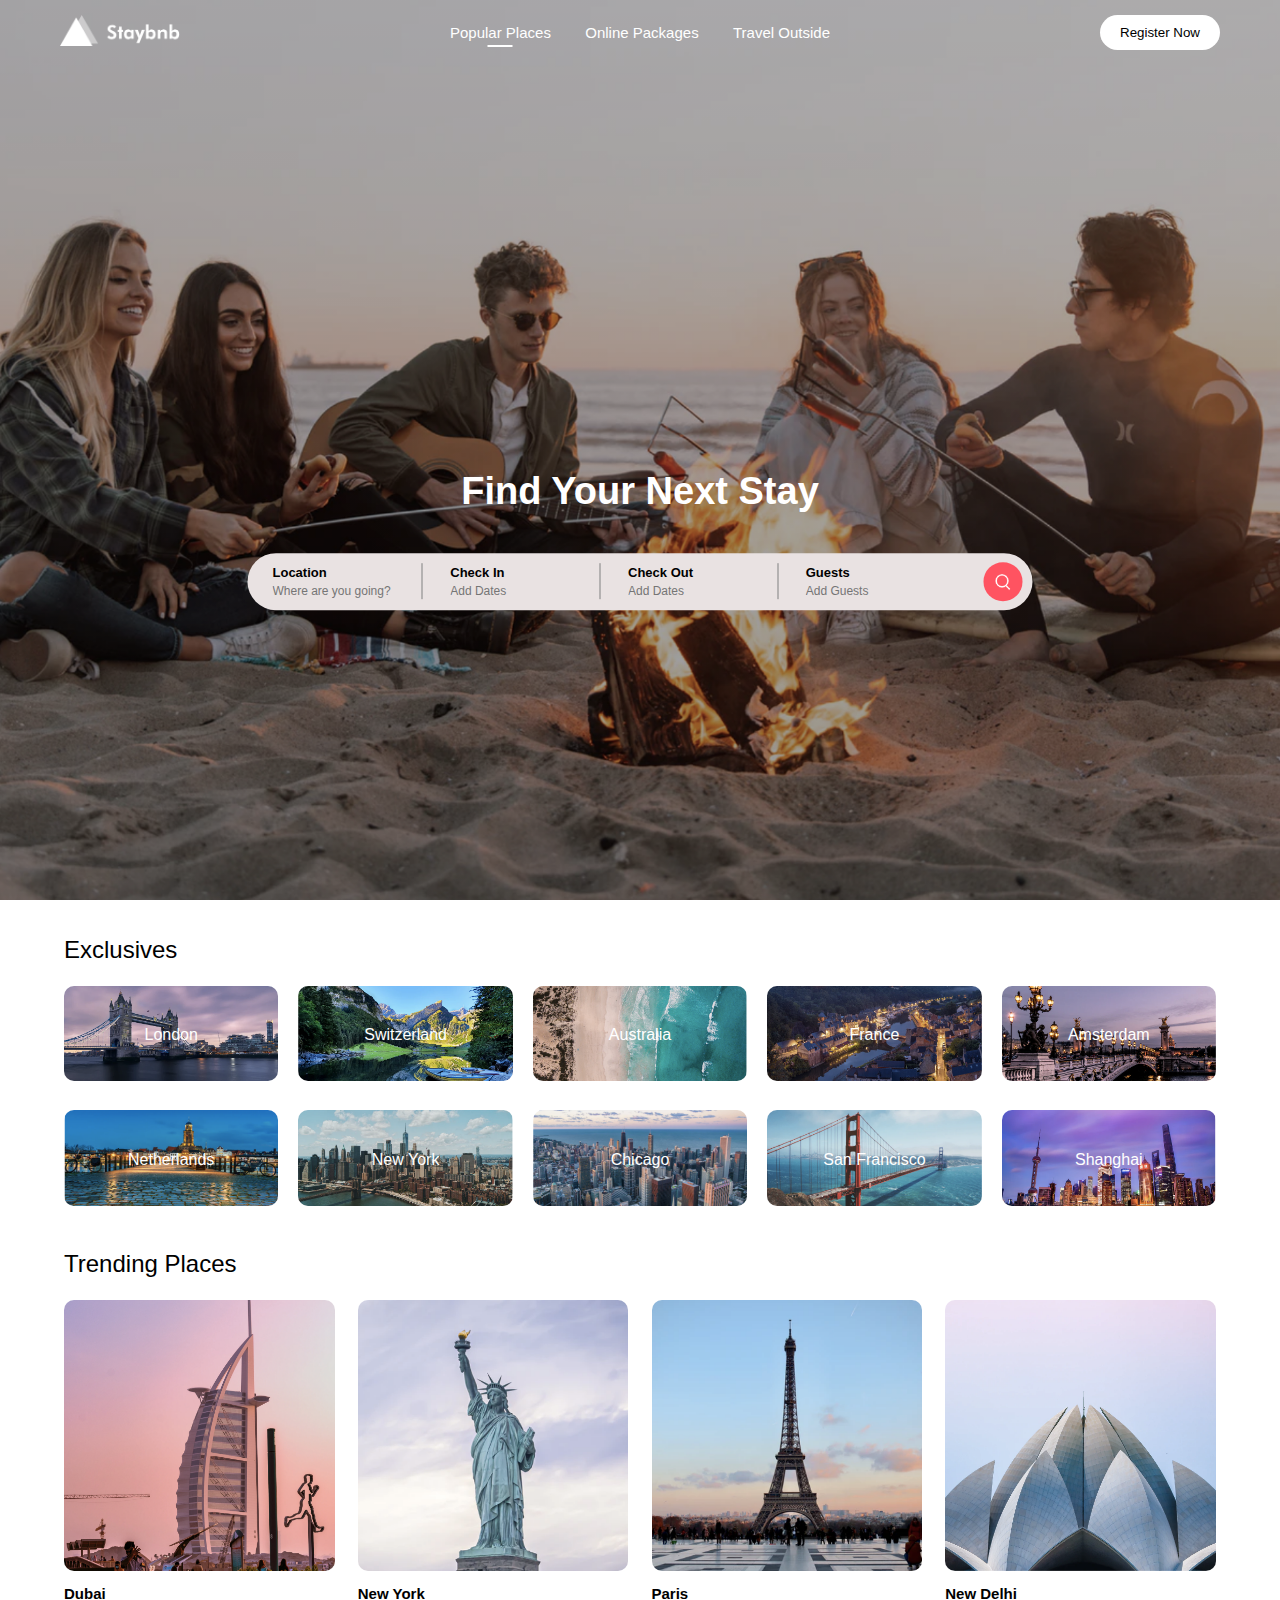
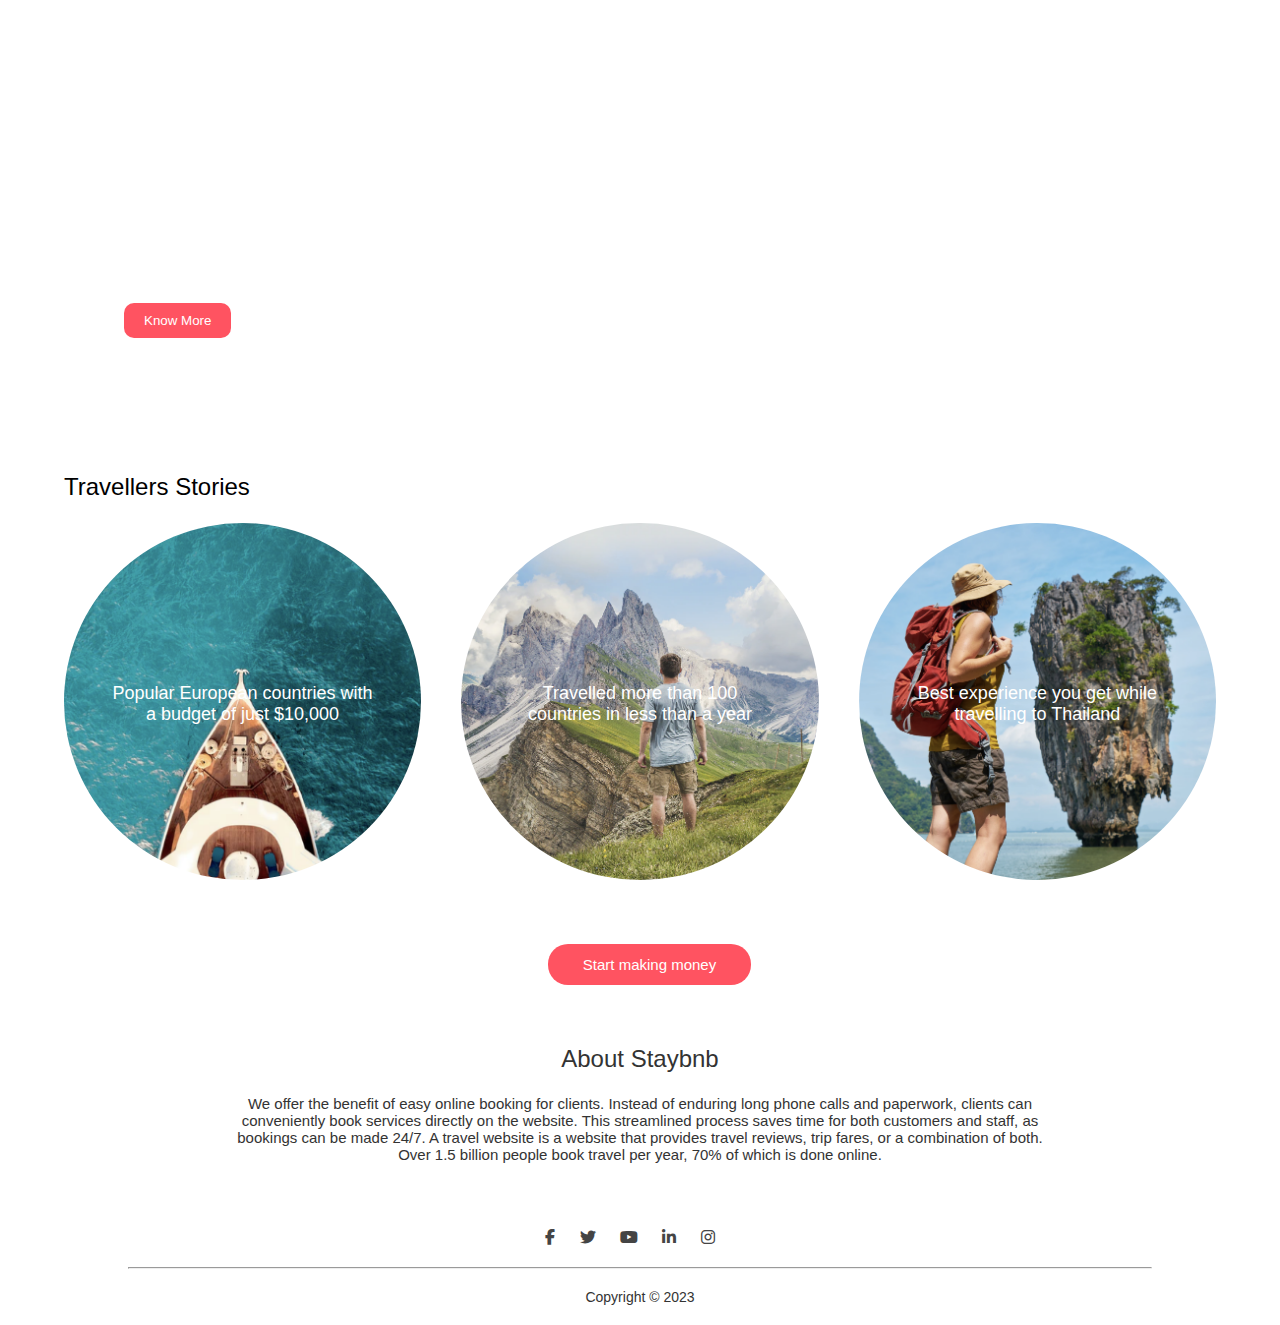
<file: index.html>
<!DOCTYPE html>
<head>
    <meta name="viewport" content="width=device-width, initial-scale=1.0">
    <title>Staybnb</title>
    <link rel="stylesheet" href="style.css">
    <link rel="stylesheet" href="https://cdnjs.cloudflare.com/ajax/libs/font-awesome/6.4.2/css/all.min.css">
</head>
<body>
    <div class="container">

        <div class="top-section">
            <nav id="navbar">
                <a href="index.html" class="logo"><img src="images/logo.png"></a>
                <ul class="flex">
                    <li><a href="" class="active">Popular Places</a></li>
                    <li><a href="listing.html">Online Packages</a></li>
                    <li><a href="">Travel Outside</a></li>
                </ul>
                <a href=""><button class="register-btn">Register Now</button></a>
                <i class="fa-solid fa-bars menu-icon" onclick="toggleMenu()"></i>
            </nav>
            <div class="middle">
                <h1>Find Your Next Stay</h1>
                <div class="form-section">
                    <form class="flex">
                        <div>
                            <label>Location</label>
                            <input type="text" placeholder="Where are you going?">
                        </div>
                        <div>
                            <label>Check In</label>
                            <input type="text" placeholder="Add Dates">
                        </div>
                        <div>
                            <label>Check Out</label>
                            <input type="text" placeholder="Add Dates">
                        </div>
                        <div>
                            <label>Guests</label>
                            <input type="text" placeholder="Add Guests">
                        </div>
                        <button type="submit"><img src="images/search.png"></button>
                    </form>
                </div>
            </div>
        </div>
        <div class="bottom-section">
            <div class="exclusives">
                <h2>Exclusives</h2>
                <div class="exclusive-images">
                    <div>
                        <img src="images/image-1.png" class="ex-img">
                        <span>London</span>
                    </div>
                    <div>
                        <img src="images/image-2.png" class="ex-img">
                        <span>Switzerland</span>
                    </div>
                    <div>
                        <img src="images/image-3.png" class="ex-img">
                        <span>Australia</span>
                    </div>
                    <div>
                        <img src="images/image-4.png" class="ex-img">
                        <span>France</span>
                    </div>
                    <div>
                        <img src="images/image-5.png" class="ex-img">
                        <span>Amsterdam</span>
                    </div>
                    <div>
                        <img src="images/image-6.png" class="ex-img">
                        <span>Netherlands</span>
                    </div>
                    <div>
                        <img src="images/image-7.png" class="ex-img">
                        <span>New York</span>
                    </div>
                    <div>
                        <img src="images/image-8.png" class="ex-img">
                        <span>Chicago</span>
                    </div>
                    <div>
                        <img src="images/image-9.png" class="ex-img">
                        <span>San Francisco</span>
                    </div>
                    <div>
                        <img src="images/image-10.png" class="ex-img">
                        <span>Shanghai</span>
                    </div>
                </div>
            </div>
            <div class="trending-places">
                <h2>Trending Places</h2>
                <div class="trending-images">
                    <div>
                        <img src="images/dubai.png">
                        <p>Dubai</p>
                    </div>
                    <div>
                        <img src="images/new-york.png">
                        <p>New York</p>
                    </div>
                    <div>
                        <img src="images/paris.png">
                        <p>Paris</p>
                    </div>
                    <div>
                        <img src="images/new-delhi.png">
                        <p>New Delhi</p>
                    </div>
                </div>
            </div>
            <div class="sharing">
                <div class="sharing-text">
                    <h1>Sharing<br>Is Earning Now</h1>
                    <p>Great opportunity to make money by<br>sharing your extra space</p>
                    <button class="sharing-btn">Know More</button>
                </div>
            </div>
            <div class="travel-stories">
                <h2>Travellers Stories</h2>
                <div class="travel-images">
                    <div>
                        <img src="images/story-1.png">
                        <span>Popular European countries with a budget of just $10,000</span>
                    </div>
                    <div>
                        <img src="images/story-2.png">
                        <span>Travelled more than 100 countries in less than a year</span>
                    </div>
                    <div>
                        <img src="images/story-3.png">
                        <span>Best experience you get while travelling to Thailand</span>
                    </div>
                </div>
                <button class="travellers-btn">Start making money</button>
            </div>
            <div class="about">
                <h2>About Staybnb</h2>
                <p>We offer the benefit of easy online booking for clients. Instead of enduring long 
                   phone calls and paperwork, clients can conveniently book services directly on the website. 
                   This streamlined process saves time for both customers and staff, as bookings can be made 
                   24/7. A travel website is a website that provides travel reviews, trip fares, or a 
                   combination of both. Over 1.5 billion people book travel per year, 70% of which is done 
                   online.
                </p>
            </div>
        </div>
        <footer>
                <a href=""><i class="fa-brands fa-facebook-f"></i></a>
                <a href="#"><i class="fa-brands fa-twitter"></i></a>
                <a href="#"><i class="fa-brands fa-youtube"></i></a>
                <a href="#"><i class="fa-brands fa-linkedin-in"></i></a>
                <a href="#"><i class="fa-brands fa-instagram"></i></a>
            <hr>
            <p>Copyright &copy 2023</p>
        </footer>
        
    </div>

    <script>
        var navbar = document.getElementById("navbar");
        function toggleMenu(){
            navbar.classList.toggle("hidemenu");
        }
    </script>
</body>
</html>
</file>
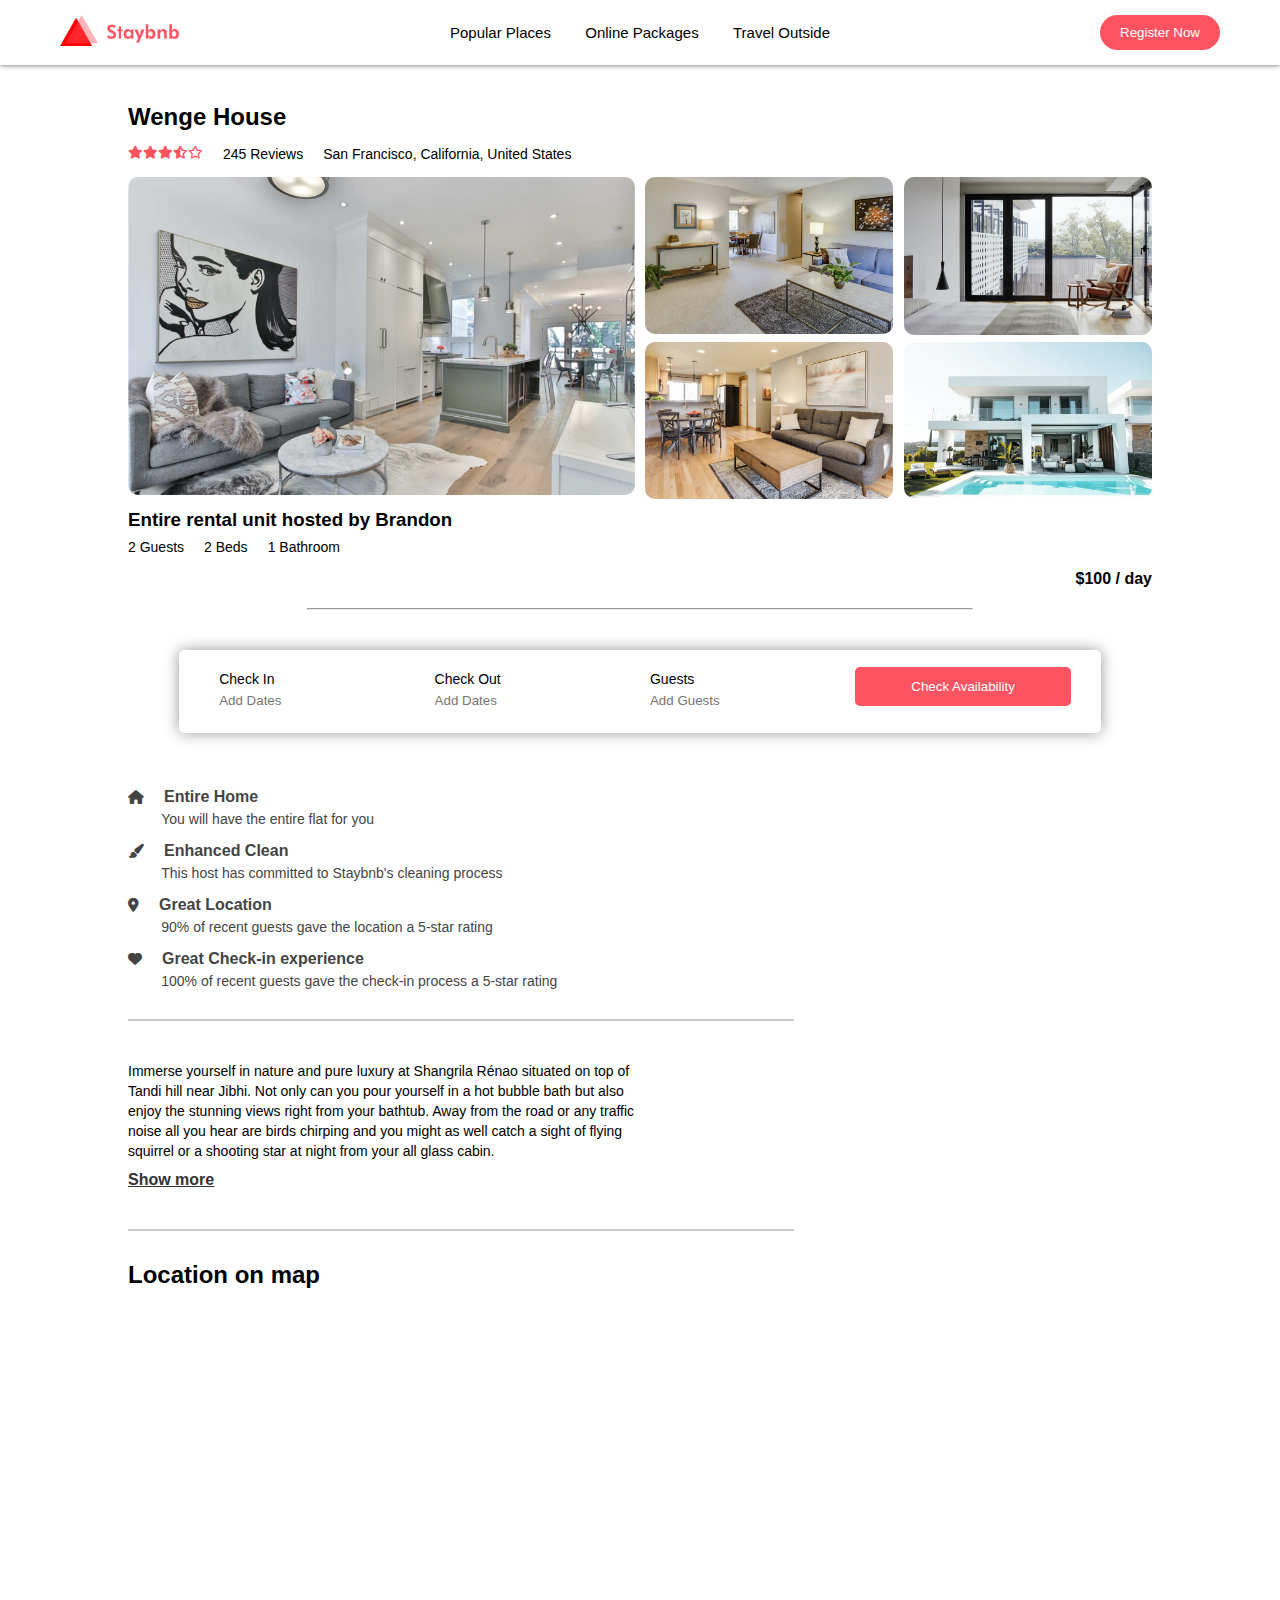
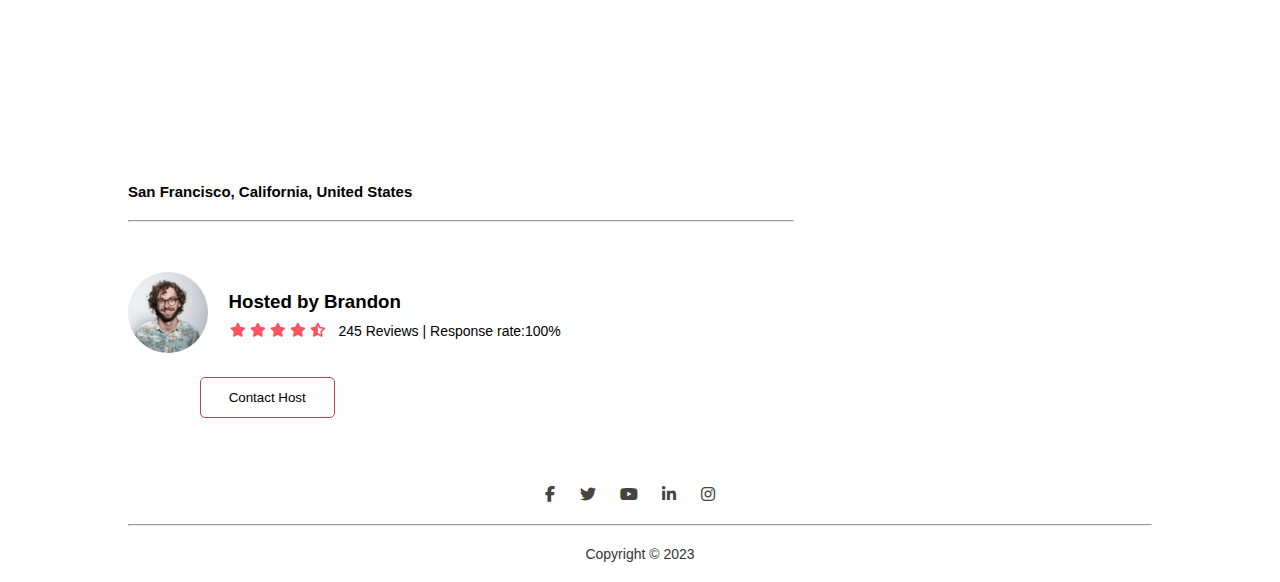
<file: house.html>
<!DOCTYPE html>
<head>
    <meta name="viewport" content="width=device-width, initial-scale=1.0">
    <title>Staybnb</title>
    <link rel="stylesheet" href="style.css">
    <link rel="stylesheet" href="https://cdnjs.cloudflare.com/ajax/libs/font-awesome/6.4.2/css/all.min.css">
</head>
<body>
    <div class="container">

            <nav id="navbar" class="navbar-white">
                <a href="index.html" class="logo"><img src="images/logo-red.png"></a>
                <ul class="flex">
                    <li><a href="index.html">Popular Places</a></li>
                    <li><a href="listing.html">Online Packages</a></li>
                    <li><a href="">Travel Outside</a></li>
                </ul>
                <a href=""><button class="register-btn">Register Now</button></a>
                <i class="fa-solid fa-bars menu-icon" onclick="toggleMenu()"></i>
            </nav>  
            <div class="details">

                <div class="house-details">
                    <h2>Wenge House</h2>
                    <span>
                        <i class="fa-solid fa-star"></i>
                        <i class="fa-solid fa-star"></i>
                        <i class="fa-solid fa-star"></i>
                        <i class="fa-solid fa-star-half-stroke"></i>
                        <i class="fa-regular fa-star"></i>
                        <p>245 Reviews</p>
                        <p>San Francisco, California, United States</p>
                    </span>
                    <div class="house-images">
                        <div class="large-image">
                            <img src="images/house-1.png">
                        </div>
                        <div class="small-image">
                            <img src="images/house-3.png">
                            <img src="images/house-5.png">
                            <img src="images/house-2.png">
                            <img src="images/house-4.png">
                        </div>
                    </div>
                    <div class="housedetails-bottom">
                        <h3>Entire rental unit hosted by Brandon</h3>
                        <span><p>2 Guests</p><p>2 Beds</p><p>1 Bathroom</p></span>
                        <p class="bold">$100 / day</p>
                    </div>
                </div>
                <hr>
                <div class="house-search">
                        <div>
                            <label>Check In</label>
                            <input type="text" placeholder="Add Dates">
                        </div>
                        <div>
                            <label>Check Out</label>
                            <input type="text" placeholder="Add Dates">
                        </div>
                        <div>
                            <label>Guests</label>
                            <input type="text" placeholder="Add Guests">
                        </div>
                        <button type="submit" class="check-btn">Check Availability</button>
                </div>
                <div class="house-facilities">
                    <div class="facilities">
                        <div>
                            <span><i class="fa-solid fa-house"></i><p>Entire Home</p></span>
                            <p>You will have the entire flat for you</p>
                        </div>
                        <div>
                            <span><i class="fa-solid fa-paintbrush"></i><p>Enhanced Clean</p></span>
                            <p>This host has committed to Staybnb's cleaning process</p>
                        </div>
                        <div>
                            <span><i class="fa-solid fa-location-dot"></i><p>Great Location</p></span>
                            <p>90% of recent guests gave the location a 5-star rating</p>
                        </div>
                        <div>
                            <span><i class="fa-solid fa-heart"></i><p>Great Check-in experience</p></span>
                            <p>100% of recent guests gave the check-in process a 5-star rating</p>
                        </div>
                    </div>
                    <div class="description">
                        <p>Immerse yourself in nature and pure luxury at Shangrila Rénao situated on top of 
                           Tandi hill near Jibhi. Not only can you pour yourself in a hot bubble bath but also 
                           enjoy the stunning views right from your bathtub. Away from the road or any traffic 
                           noise all you hear are birds chirping and you might as well catch a sight of flying 
                           squirrel or a shooting star at night from your all glass cabin.
                        </p>
                        <a href="">Show more</a>
                    </div>
                </div>
                <div class="map">
                    <h2>Location on map</h2>
                    <iframe src="https://www.google.com/maps/embed?pb=!1m18!1m12!1m3!1d100939.
                    99640994321!2d-122.52000183427205!3d37.
                    757807038211425!2m3!1f0!2f0!3f0!3m2!1i1024!2i768!4f13.
                    1!3m3!1m2!1s0x80859a6d00690021%3A0x4a501367f076adff!2sSan%20Francisco%2C%20CA%2C%20USA!
                    5e0!3m2!1sen!2sin!4v1702675026905!5m2!1sen!2sin" width="600" height="450" style="border:0;" 
                    allowfullscreen="" loading="lazy" referrerpolicy="no-referrer-when-downgrade"></iframe>
                    <p>San Francisco, California, United States</p>
                    <hr>
                </div>
                <div class="host">
                    <div class="host-info">
                        <div class="host-image">
                            <img src="images/host.png">
                        </div>
                        <div>
                            <h3>Hosted by Brandon</h3>
                            <div class="rating">
                                <i class="fa-solid fa-star"></i>
                                <i class="fa-solid fa-star"></i>
                                <i class="fa-solid fa-star"></i>
                                <i class="fa-solid fa-star"></i>
                                <i class="fa-solid fa-star-half-stroke"></i>
                                <p>245 Reviews | Response rate:100%</p>
                            </div>
                        </div>
                    </div>
                    <button type="submit">Contact Host</button>
                </div>

            </div>

        <footer>
                <a href=""><i class="fa-brands fa-facebook-f"></i></a>
                <a href="#"><i class="fa-brands fa-twitter"></i></a>
                <a href="#"><i class="fa-brands fa-youtube"></i></a>
                <a href="#"><i class="fa-brands fa-linkedin-in"></i></a>
                <a href="#"><i class="fa-brands fa-instagram"></i></a>
            <hr>
            <p>Copyright &copy 2023</p>
        </footer>
        
    </div>

    <script>
        var navbar = document.getElementById("navbar");
        function toggleMenu(){
            navbar.classList.toggle("hidemenu");
        }
    </script>
</body>
</html>
</file>
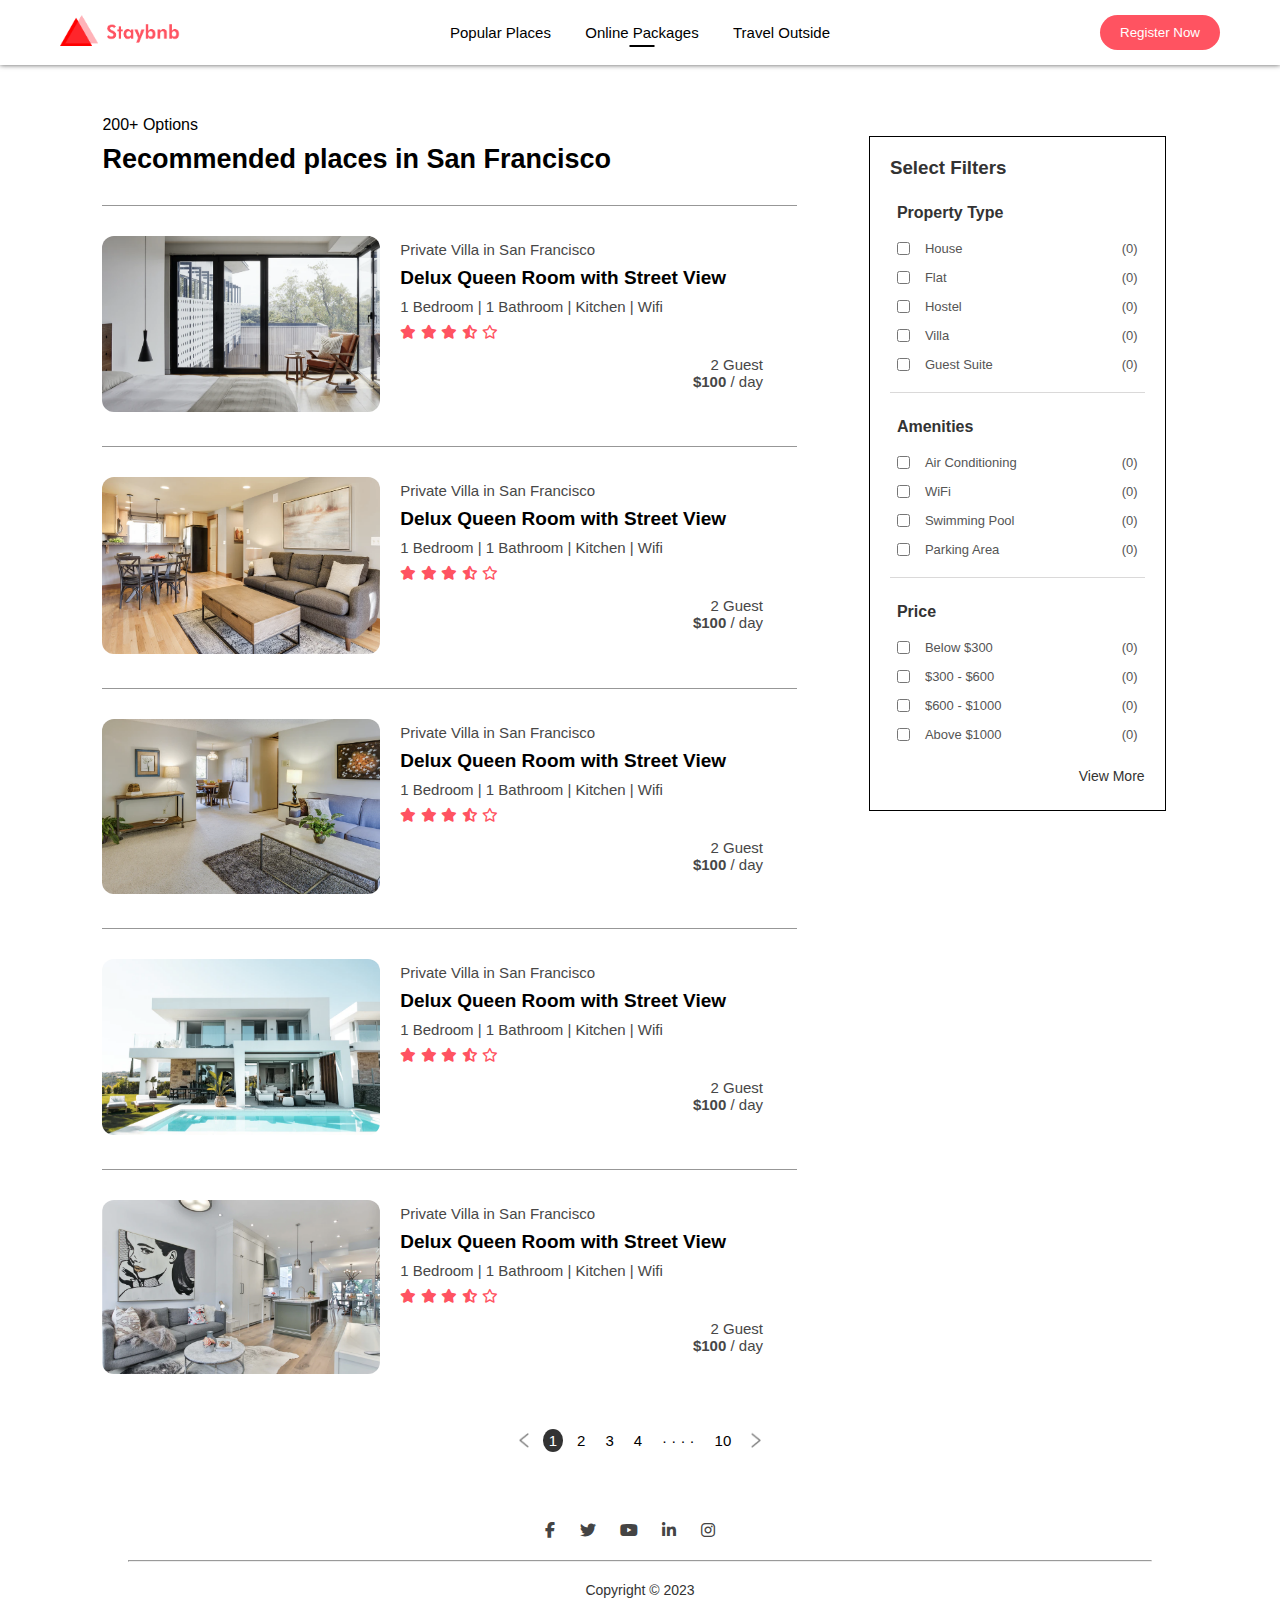
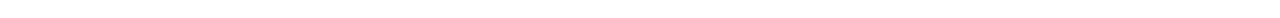
<file: listing.html>
<!DOCTYPE html>
<head>
    <meta name="viewport" content="width=device-width, initial-scale=1.0">
    <title>Staybnb</title>
    <link rel="stylesheet" href="style.css">
    <link rel="stylesheet" href="https://cdnjs.cloudflare.com/ajax/libs/font-awesome/6.4.2/css/all.min.css">
</head>
<body>
    <div class="container">

            <nav id="navbar" class="navbar-white">
                <a href="index.html" class="logo"><img src="images/logo-red.png"></a>
                <ul class="flex">
                    <li><a href="index.html">Popular Places</a></li>
                    <li><a href="#" class="active">Online Packages</a></li>
                    <li><a href="">Travel Outside</a></li>
                </ul>
                <a href=""><button class="register-btn">Register Now</button></a>
                <i class="fa-solid fa-bars menu-icon" onclick="toggleMenu()"></i>
            </nav>  
            <div class="listing">
                <div class="left">
                    <p>200+ Options</p>
                    <h1>Recommended places in San Francisco</h1>
                    <a href="house.html">
                        <div class="house">
                            <div class="house-img">
                                <img src="images/house-5.png">
                            </div>
                            <div class="house-info">
                                <p>Private Villa in San Francisco</p>
                                <h2>Delux Queen Room with Street View</h2>
                                <p>1 Bedroom | 1 Bathroom | Kitchen | Wifi</p>
                                <i class="fa-solid fa-star"></i>
                                <i class="fa-solid fa-star"></i>
                                <i class="fa-solid fa-star"></i>
                                <i class="fa-solid fa-star-half-stroke"></i>
                                <i class="fa-regular fa-star"></i>
                                <div class="info-price">
                                    <p>2 Guest</p>
                                    <p><strong>$100</strong> / day</p>
                                </div>
                            </div>
                        </div>
                    </a>    
                    <a href="house.html">
                        <div class="house">
                            <div class="house-img">
                                <img src="images/house-2.png">
                            </div>
                            <div class="house-info">
                                <p>Private Villa in San Francisco</p>
                                <h2>Delux Queen Room with Street View</h2>
                                <p>1 Bedroom | 1 Bathroom | Kitchen | Wifi</p>
                                <i class="fa-solid fa-star"></i>
                                <i class="fa-solid fa-star"></i>
                                <i class="fa-solid fa-star"></i>
                                <i class="fa-solid fa-star-half-stroke"></i>
                                <i class="fa-regular fa-star"></i>
                                <div class="info-price">
                                    <p>2 Guest</p>
                                    <p><strong>$100</strong> / day</p>
                                </div>
                            </div>
                        </div>
                    </a>  
                    <a href="house.html">
                        <div class="house">
                            <div class="house-img">
                                <img src="images/house-3.png">
                            </div>
                            <div class="house-info">
                                <p>Private Villa in San Francisco</p>
                                <h2>Delux Queen Room with Street View</h2>
                                <p>1 Bedroom | 1 Bathroom | Kitchen | Wifi</p>
                                <i class="fa-solid fa-star"></i>
                                <i class="fa-solid fa-star"></i>
                                <i class="fa-solid fa-star"></i>
                                <i class="fa-solid fa-star-half-stroke"></i>
                                <i class="fa-regular fa-star"></i>
                                <div class="info-price">
                                    <p>2 Guest</p>
                                    <p><strong>$100</strong> / day</p>
                                </div>
                            </div>
                        </div>
                    </a>  
                    <a href="house.html">
                        <div class="house">
                            <div class="house-img">
                                <img src="images/house-4.png">
                            </div>
                            <div class="house-info">
                                <p>Private Villa in San Francisco</p>
                                <h2>Delux Queen Room with Street View</h2>
                                <p>1 Bedroom | 1 Bathroom | Kitchen | Wifi</p>
                                <i class="fa-solid fa-star"></i>
                                <i class="fa-solid fa-star"></i>
                                <i class="fa-solid fa-star"></i>
                                <i class="fa-solid fa-star-half-stroke"></i>
                                <i class="fa-regular fa-star"></i>
                                <div class="info-price">
                                    <p>2 Guest</p>
                                    <p><strong>$100</strong> / day</p>
                                </div>
                            </div>
                        </div>
                    </a>  
                    <a href="house.html">
                        <div class="house">
                            <div class="house-img">
                                <img src="images/house-1.png">
                            </div>
                            <div class="house-info">
                                <p>Private Villa in San Francisco</p>
                                <h2>Delux Queen Room with Street View</h2>
                                <p>1 Bedroom | 1 Bathroom | Kitchen | Wifi</p>
                                <i class="fa-solid fa-star"></i>
                                <i class="fa-solid fa-star"></i>
                                <i class="fa-solid fa-star"></i>
                                <i class="fa-solid fa-star-half-stroke"></i>
                                <i class="fa-regular fa-star"></i>
                                <div class="info-price">
                                    <p>2 Guest</p>
                                    <p><strong>$100</strong> / day</p>
                                </div>
                            </div>
                        </div>
                    </a>       

                    
                </div>
                <div class="right">
                    <div class="filters">
                        <h3>Select Filters</h3>
                        <div class="filter-section">
                            <h4>Property Type</h4>
                            <div class="filter-item">
                                <input type="checkbox">  <label>House</label>  <span>(0)</span>
                            </div>
                            <div class="filter-item">
                                <input type="checkbox">  <label>Flat</label>  <span>(0)</span>
                            </div>
                            <div class="filter-item">
                                <input type="checkbox">  <label>Hostel</label>  <span>(0)</span>
                            </div>
                            <div class="filter-item">
                                <input type="checkbox">  <label>Villa</label>  <span>(0)</span>
                            </div>
                            <div class="filter-item">
                                <input type="checkbox">  <label>Guest Suite</label>  <span>(0)</span>
                            </div>
                        </div>
                        <div class="filter-section">
                            <h4>Amenities</h4>
                            <div class="filter-item">
                                <input type="checkbox">  <label>Air Conditioning</label>  <span>(0)</span>
                            </div>
                            <div class="filter-item">
                                <input type="checkbox">  <label>WiFi</label>  <span>(0)</span>
                            </div>
                            <div class="filter-item">
                                <input type="checkbox">  <label>Swimming Pool</label>  <span>(0)</span>
                            </div>
                            <div class="filter-item">
                                <input type="checkbox">  <label>Parking Area</label>  <span>(0)</span>
                            </div>
                        </div>
                        <div class="filter-section last">
                            <h4>Price</h4>
                            <div class="filter-item">
                                <input type="checkbox">  <label>Below $300</label>  <span>(0)</span>
                            </div>
                            <div class="filter-item">
                                <input type="checkbox">  <label>$300 - $600</label>  <span>(0)</span>
                            </div>
                            <div class="filter-item">
                                <input type="checkbox">  <label>$600 - $1000</label>  <span>(0)</span>
                            </div>
                            <div class="filter-item">
                                <input type="checkbox">  <label>Above $1000</label>  <span>(0)</span>
                            </div>
                        </div>
                        <div class="view-more">
                            <a href="">View More</a>
                        </div>
                    </div>
                </div>
            </div> 
            <div class="pagination">
                <img src="images/arrow.png">
                <span class="page-active">1</span>
                <span>2</span>
                <span>3</span>
                <span>4</span>
                <span>&middot; &middot; &middot; &middot;</span>
                <span>10</span>
                <img src="images/arrow.png" class="right-arrow">
            </div>         

        <footer>
                <a href=""><i class="fa-brands fa-facebook-f"></i></a>
                <a href="#"><i class="fa-brands fa-twitter"></i></a>
                <a href="#"><i class="fa-brands fa-youtube"></i></a>
                <a href="#"><i class="fa-brands fa-linkedin-in"></i></a>
                <a href="#"><i class="fa-brands fa-instagram"></i></a>
            <hr>
            <p>Copyright &copy 2023</p>
        </footer>
        
    </div>

    <script>
        var navbar = document.getElementById("navbar");
        function toggleMenu(){
            navbar.classList.toggle("hidemenu");
        }
    </script>
</body>
</html>
</file>
<file: style.css>
*{
    margin: 0;
    padding: 0;
    box-sizing: border-box;
    font-family: 'poppins', sans-serif;
}
.top-section{
    background-image: linear-gradient(rgba(0,0,0,0.3), rgba(0,0,0,0.4)), url("images/banner.png");
    background-attachment: fixed;
    background-size: cover;
    background-position: center;
    min-height: 100vh;
    width: 100%;
    position: relative;
}
.flex{
    display: flex;
    align-items: center;
    justify-content: space-between;
}
nav{
    padding: 15px 60px;
    display: flex;
    align-items: center;
    justify-content: space-between;
    z-index: 30;
}
nav img{
    width: 120px;
}
nav ul{
    width: 380px;
    list-style: none;
}
nav ul li a{
    text-decoration: none;
    font-size: 15px;
    color: #fff;
}
.active{
    position: relative;
}
.active::before{
    content: '';
    position: absolute;
    left: 50%;
    bottom: -6px;
    height: 2px;
    width: 25px;
    transform: translate(-50%);
    background-color: #fff;
}
nav .menu-icon{
    display: none;
}
nav .register-btn{
    background-color: #fff;
    border: none;
    border-radius: 20px;
    padding: 10px 20px;
    text-decoration: none;
    cursor: pointer;
}
.register-btn:hover{
    box-shadow: 0px 2px 5px #979797;
}
.middle{
    position: absolute;
    top: 60%;
    left: 50%;
    transform: translate(-50%, -50%);
}
.middle h1{
    font-size: 38px;
    color: #fff;
    text-align-last: center;
}
.form-section{
    background-color: #e9e2e2;
    border-radius: 30px;
    padding: 9px 10px 9px 25px;
    margin-top: 40px;
}
.form-section label{
    font-weight: bold;
    font-size: 13px;
}
.form-section input{
    border: none;
    outline: none;
    background: transparent;
}
.form-section input::placeholder{
    font-size: 12px;
}
.form-section form div{
    width: 20%;
    margin-right: 2%;
    border-right: 1px grey solid;
}
.form-section form div:last-of-type{
    border-right: none;
}
.form-section button{
    border-radius: 50%;
    background-color: #ff5361;
    padding: 12px 12px 8px;
    border: none;
    cursor: pointer;
}
.form-section button img{
    width: 15px;
}

/* ------ bottom section ------ */

.bottom-section{
    padding: 2% 5%;
}
.top-section h2, .bottom-section h2{
    margin-bottom: 22px;
    margin-top: 10px;
    font-weight: 300;
}
.exclusives{
    margin-top: 10px;
}
.exclusive-images{
    display: grid;
    grid-template-columns: repeat(auto-fit, minmax(200px, 1fr));
    gap: 25px 20px;
}
.exclusive-images .ex-img{
    min-width: 200px;
    border-radius: 10px;
}
.exclusive-images img{
    width: 100%;
}
.exclusive-images div{
    position: relative;
    cursor: pointer;
    transition: 0.4s;
}
.exclusive-images div:hover{
    transform: translateY(-5%);
}
.exclusive-images div span{
    position: absolute;
    top: 50%;
    left: 50%;
    transform: translate(-50%, -50%);
    color: #fff;
}
.trending-places{
    margin-top: 40px;
}
.trending-images{
    display: flex;
    align-items: center;
    justify-content: space-between;
    gap: 2%;
}
.trending-images div{
    width: 95%;
}
.trending-images div img{
    width: 100%;
    border-radius: 10px;
    cursor: pointer;
}
.trending-images div img:hover{
    box-shadow: 0px 0px 8px #979797;
}
.trending-images div p{
    font-size: 15px;
    font-weight: bold;
    margin-top: 10px;
}
.sharing{
    margin-top: 60px;
    background-image: linear-gradient(to right, rgba(0,0,0,0.8), rgba(0,0,0,0.3), transparent), url(images/banner-2.png);
    background-size: cover;
    background-position: center;
    background-attachment: fixed;
    padding: 95px 60px;
    border-radius: 10px;
    color: #fff;
}
.sharing-text h1{
    font-weight: 300;
    letter-spacing: 1px;
}
.sharing-text p{
    font-size: 14px;
    padding: 15px 0px;
}
.sharing-btn{
    background-color: #ff5361;
    color: #fff;
    padding: 10px 20px;
    margin-top: 10px;
    border: none;
    border-radius: 10px;
    cursor: pointer;
}
.sharing-btn:hover{
    background: transparent;
    padding: 9px 19px;
    border: 1px solid #ff5361;
}
.travel-stories{
    margin-top: 40px;
}
.travel-images{
    display: flex;
    align-items: center;
    justify-content: space-between;
}
.travel-images div{
    position: relative;
    width: 31%;
    border-radius: 50%;
}
.travel-images div img{
    width: 100%;
    border-radius: 60%;
}
.travel-images div:hover img{
    opacity: 0.9;
}
.travel-images div span{
    position: absolute;
    top: 50%;
    left: 50%;
    transform: translate(-50%, -50%);
    width: 75%;
    text-align: center;
    color: #fff;
    font-size: 18px;
}
.travellers-btn{
    margin: 60px 0px 50px 42%;
    padding: 12px 35px;
    border: none;
    border-radius: 20px;
    background-color: #ff5361;
    color: #fff;
    font-size: 15px;
    cursor: pointer;
}
.travellers-btn:hover{
    box-shadow: 0px 3px 5px #979797;
}
.about{
    text-align: center;
    padding: 0px 15%;
    margin-bottom: 40px;
    color: #333;
}
.about p{
    font-size: 15px;
}

/*------ footer ------ */
footer{
    text-align: center;
}
footer a{
    color: #444;
    margin-right: 20px;
}
footer hr{
    margin: 20px auto;
    width: 80%;
}
footer p{
    font-size: 14px;
    text-align: center;
    color: #333;
    margin-bottom: 20px;
}

/*------ mobile view ------*/
@media only screen and (max-width: 600px){
    nav{
        background-color: black;
        padding: 15px 30px;
        border-radius: 3px;
        display: inline-block;
        position: fixed;
        z-index: 20;
        text-align: right;
        width: 100%;
        max-height: 60px;
        overflow: hidden;
        transition: max-height 0.5s;
    }
    nav .logo img{
        position: fixed;
        top: 20px;
        left: 25px;
        width: 90px;
    }
    #navbar ul{
        display: block;
        padding: 40px 60px 15px 0px;
    }
    nav ul li{
        padding-top: 5px;
    }
    nav ul li a{
        font-size: 12px;
    }
    nav .menu-icon{
        position: fixed;
        top: 25px;
        right: 25px;
        display: inline;
        color: #fff;
        cursor: pointer;
    }
    nav a{
        text-decoration: none;
    }
    nav .register-btn{
        display: block;
        width: 100px;
        padding: 6px 14px;
        font-size: 11px;
        margin-left: 227px;
    }
    #navbar .active::before{
        display: none;
    }
    .middle{
        position: absolute;
        top: 53%;
        left: 50%;
        transform: translate(-50%, -50%);
        width: 65%;
    }
    .middle h1{
        font-size: 25px;
        font-weight: 300;
    }
    .form-section{
        border-radius: 5px;
        background-color: #fff;
        margin-top: 20px;
    }
    .form-section form{
        display: block;
        margin-top: 10px;
    }
    .form-section form div{
        width: 90%;
        margin-right: 2%;
        border-bottom: 1px grey solid;
        border-right: none;
        margin-bottom: 20px;
    }
    .form-section button{
        display: block;
        margin: 0px auto 10px;
    }
    .trending-images div p{
        font-size: 12px;
        margin-top: 8px;
    }
    .sharing-text p{
        font-size: 12px;
    }
    .sharing-text p br{
        display: none;
    }
    .travel-images div span{
        font-size: 11px;
    }
    .travellers-btn{
        margin: 50px 0px 50px 25%;
        padding: 12px 10%;
        font-size: 12px;
    }
    .about p{
        font-size: 12px;
    }
    footer a{
        color: #444;
        font-size: 12px;
        margin-right: 20px;
    }
    footer p{
        font-size: 12px;
    }
    .hidemenu{
        max-height: 200px;
    }
}

/*------ listing page ------*/
.navbar-white{
    box-shadow: 0px 0px 5px #575757;
}
.navbar-white ul li a{
    color: #000;
}
 .navbar-white .register-btn{
    background-color: #ff5361;
    color: #fff;
}
.navbar-white .active::before{
    background-color: #000;
}
.listing{
    display: flex;
    padding: 4% 8%;
}
.left{
    flex-basis: 65%;
}
.right{
    flex-basis: 30%;
}
.left h1{
    font-size: 27px;
    margin-top: 10px;
}
.left a{
    text-decoration: none;
    color: #000;
}
.house{
    display: flex;
    margin-top: 30px;
    padding-top: 30px;
    border-top: 1px solid #979797;
}
.house-img{
    flex-basis: 40%;
}
.house-img img{
    width: 100%;
    border-radius: 12px;
    transition: 0.5s;
}
.house-img img:hover{
    transform: translateY(-5%);
}
.house-info{
    flex-basis: 58%;
    padding: 5px 20px;
}
.house-info h2{
    font-size: 19px;
    padding: 9px 0px;
}
.house-info p{
    font-size: 15px;
    color: #474747;
}
.house-info i{
    color: #ff5361;
    font-size: 14px;
    margin-top: 10px;
}
.info-price{
    text-align: right;
    padding-top: 15px;
}
.right{
    margin-left: 60px;
    padding: 20px 12px;
}
.filters{
    padding: 20px 20px;
    border: 1px solid #000;
}
.filters h3{
    margin-bottom: 10px;
    color: #333;
}
.filter-section{
    padding: 0px 7px 20px 7px;
    border-bottom: 1px solid #dad9d9;
}
.last{
    border-bottom: none;
}
.filter-section h4{
    margin-top: 25px;
    padding-bottom: 5px;
    color: #333;
}
.filter-item{
    display: flex;
    align-items: center;
    color: #555;
    font-size: 13px;
    margin-top: 14px;
}
.filter-item input{
    cursor: pointer;
}
.filter-item label{
    flex: 1;
    margin-left: 15px;
}
.view-more{
    text-align: right;
    padding: 5px 0px;
}
.view-more a{
    color: #333;
    text-decoration: none;
    font-size: 14px;
}
.pagination{
    display: flex;
    align-items: center;
    justify-content: center;
    margin-bottom: 70px;
}
.pagination img{
    width: 10px;
    margin: 0px 10px;
    cursor: pointer;
}
.pagination span{
    font-size: 15px;
    border-radius: 50%;
    margin: 0px 4px;
    padding: 3px 6px;
    cursor: pointer;
}
.page-active{
    background-color: #333;
    color: #fff;
}
.pagination .right-arrow{
    transform: rotate(180deg);
}

/*------ listing page mobile view ------*/
@media only screen and (max-width: 600px){
    .navbar-white{
        border-radius: 0;
        background-color: #fff;
    }
    .navbar-white .menu-icon{
        color: #000;
    }
    .listing{
        display: block;
        padding-top: 90px;
    }
    .left p{
        font-size: 15px;
    }
    .left h1{
        font-size: 20px;
    }
    .house{
        display: block;
    }
    .house-info h2
    {
        font-size: 17px;
    }
    .house-info p{
        font-size: 13px;
    }
    .house-info i{
        font-size: 12px;
    }
    .right{
        margin-left: 0px;
    }
    .pagination img{
        width: 8px;
    }
    .pagination span{
        font-size: 12px;
    }
}

/*------ house details page ------*/
.details{
    padding: 3% 10%;
}
.house-details span{
    display: flex;
    padding: 15px 0px;
}
.house-details span i{
    font-size: 13px;
    color: #ff5361;
}
.house-details span p{
    font-size: 14px;
    margin-left: 20px;
}
.house-images{
    display: flex;
    gap: 1%;
}
.large-image{
    flex-basis: 50%;
}
.large-image img{
    width: 100%;
    border-radius: 10px;
}
.small-image{
    flex-basis: 50%;
    display: grid;
    grid-template-columns: repeat(auto-fit, minmax(200px, 1fr));
    grid-gap: 2%;
}
.small-image img{
    width: 100%;
    border-radius: 10px;
}
.housedetails-bottom{
    margin-top: 10px;
}
.housedetails-bottom span{
    display: flex;
    padding-left: 0px;
    padding-top: 8px;
}
.housedetails-bottom span p:first-of-type{
    margin-left: 0px;
}
.bold{
    font-weight: bold;
    text-align: right;
}
.details hr{
    width: 65%;
    margin: 20px auto 40px auto;
}
.house-search{
    display: flex;
    justify-content: space-between;
    margin: 30px auto;
    padding: 10px 30px;
    border-radius: 5px;
    background: #fff;
    box-shadow: 0 0 15px #979797;
    width: 90%;
}
.house-search div{
    margin: 10px 10px;
}
.house-search div label{
    font-size: 14px;
}
.house-search div input{
    display: block;
    border: none;
    outline: none;
    padding: 5px 0px;
}
.house-search .check-btn{
    width: 25%;
    height: 10%;
    margin-top: 7px;
    padding: 12px 20px;
    border: none;
    border-radius: 5px;
    color: #fff;
    background-color: #ff5361;
    cursor: pointer;
}
.facilities{
    width: 65%;
    padding: 10px 0px 20px 0px;
    border-bottom: 2px solid #c9c9c9;
}
.facilities div{
    margin: 10px 0px;
    color: #444;
}
.facilities div span{
    display: flex;
    align-items: center;
    gap: 3%;
}
.facilities div span i{
    font-size: 14px;
}
.facilities div span p{
    font-size: 16px;
    font-weight: bold;
    padding: 5px 0px;
    margin: 0px;
}
.facilities div p{
    font-size: 14px;
    margin-left: 5%;
}
.description{
    width: 65%;
    padding: 40px 0px;
    border-bottom: 2px solid #c9c9c9;
}
.description p{
    width: 80%;
    font-size: 14px;
    line-height: 20px;
    margin-bottom: 10px;
}
.description a{
    color: #333;
    font-weight: bold;
}
.map{
    padding: 30px 0px 10px 0px;
}
.map iframe{
    width: 100%;
    border-radius: 5px;
    margin: 20px 0px;
}
.map p{
    font-size: 15px;
    font-weight: bold;
}
.map hr{
    width: 65%;
    margin-left: 0px;
}
.host{
    margin-bottom: 30px;
}
.host-info{
    display: flex;
    align-items: center;
    gap: 2%;
}
.host-image{
    width: 80px;
}
.host-image img{
    width: 100%;
    border-radius: 50%;
}
.rating{
    display: flex;
    padding-top: 10px;
}
.rating i{

   color: #ff5361;
   font-size: 14px;
   padding: 0px 2px;
}
.rating p{
    margin-left: 10px;
    font-size: 14px;
}
.host button{
    margin-left: 7%;
    background: transparent;
    padding: 12px 28px;
    margin-top: 20px;
    border: 1px solid #b84751;
    border-radius: 5px;
    cursor: pointer;
}
.host button:hover{
    background: #ff5361;
    padding: 13px 29px;
    color: #fff;
    border: none;
}

/*------ house page mobile view ------*/
@media only screen and (max-width:600px){
    .details{
        padding-top: 90px;
    }
    .house-details span{
        display: block;
        padding-top: 5px;
    }
    .house-details span i{
        font-size: 12px;
    }
    .house-details span p{
        font-size: 12px;
        padding-top: 2px;
        margin-left: 0px;
    }
    .house-images{
        display: block;
    }
    .small-image{
        grid-template-columns: repeat(auto-fit, minmax(100px, 1fr));
        grid-gap: 3%;
    }
    .housedetails-bottom h3{
        font-size: 18px;
        margin-top: 15px;
    }
    .housedetails-bottom span{
        display: flex;
    }
    .housedetails-bottom span p{
        margin-left: 10px;
    }
    .bold{
        font-size: 13px;
        text-align: left;
    }
    .house-search{
        display: block;
    }
    .house-search div{
        padding: 8px 0px;
    }
    .house-search div label{
        font-size: 13px;
    }
    .house-search div input{
        width: 100%;
        border-bottom: 1px solid #979797;
    }
    .house-search div input::placeholder{
        font-size: 12px;
    }
    .house-search .check-btn{
        width: 100%;
        padding: 10px 15px;
        margin: 5px 0px 10px 0px;
        cursor: pointer;
    }
    .facilities{
        width: 100%;
    }
    .facilities div span i{
        font-size: 12px;
    }
    .facilities div span p{
        font-size: 14px;
    }
    .facilities div p{
        margin-left: 7%;
        font-size: 12px;
    }
    .description{
        width: 100%;
        text-align: center;
    }
    .description p{
        width: 100%;
        font-size: 12px;
    }
    .description a{
        font-size: 14px;
    }
    .map h2{
        font-size: 18px;
    }
    .map p{
        font-size: 12px;
    }
    .host-info{
        display: block;
    }
    .host-info div h3{
        font-size: 15px;
    }
    .rating i, .rating p{
        font-size: 12px;
    }
    .host button{
        padding: 10px 25px;
    }
}
</file>
